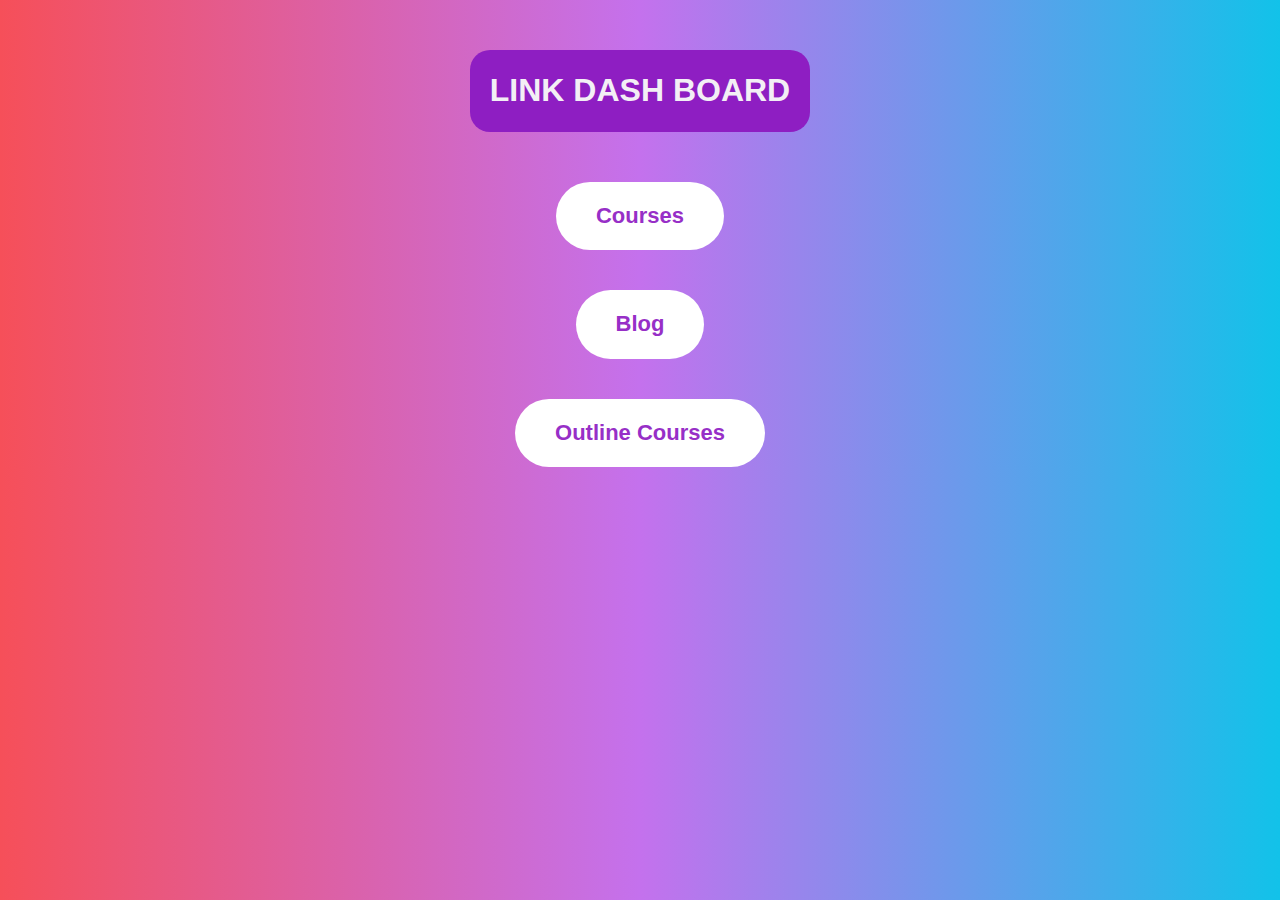
<file: index.html>
<!DOCTYPE html>
<html lang="en">
  <head>
    <meta charset="UTF-8" />
    <meta name="viewport" content="width=device-width, initial-scale=1.0" />
    <title>Link All Files</title>
    <link rel="stylesheet" href="./src/reset.css" />
    <link rel="stylesheet" href="./src/style.css" />
    <style>
      @supports (background: #12c2e9) or
        (
          background: -webkit-linear-gradient(to right, #f64f59, #c471ed, #12c2e9)
        ) {
        body {
          font-family: sans-serif;
          background: #12c2e9;
          background: linear-gradient(to right, #f64f59, #c471ed, #12c2e9);
        }
      }

      .link-container {
        width: 100%;
        text-align: center;
      }

      .link-heading {
        font-size: 3.2rem;
        padding: 20px;
      }

      .link-content {
        display: inline-block;
        font-weight: bold;
        color: #f3eff5;
        padding: 20px;
        background-color: #8e1ec2;
        border-radius: 20px;
        margin: 30px;
      }

      .link-list {
        display: flex;
        flex-direction: column;
        gap: 40px;
      }

      .link-container a {
        text-decoration: none;
        font-size: 2.2rem;
        font-weight: bold;
        color: #972fc7;
        padding: 20px 40px;
        display: inline-block;
        border-radius: 50px;
        background-color: white;
      }

      .link-container a:hover {
        color: #f8f8f8;
        background-color: #972fc7;
        border-radius: 40px;
        font-weight: bold;
        border: none;
      }
    </style>
  </head>

  <body>
    <div class="link-container">
      <h1 class="link-heading">
        <span class="link-content">LINK DASH BOARD</span>
      </h1>
      <ul class="link-list">
        <li class="Loader"><a href="./courses.html">Courses</a></li>
        <li class="Loader"><a href="./blog.html">Blog</a></li>
        <li class="Loader">
          <a href="./outline-courses.html">Outline Courses</a>
        </li>
      </ul>
    </div>
  </body>
</html>
</file>
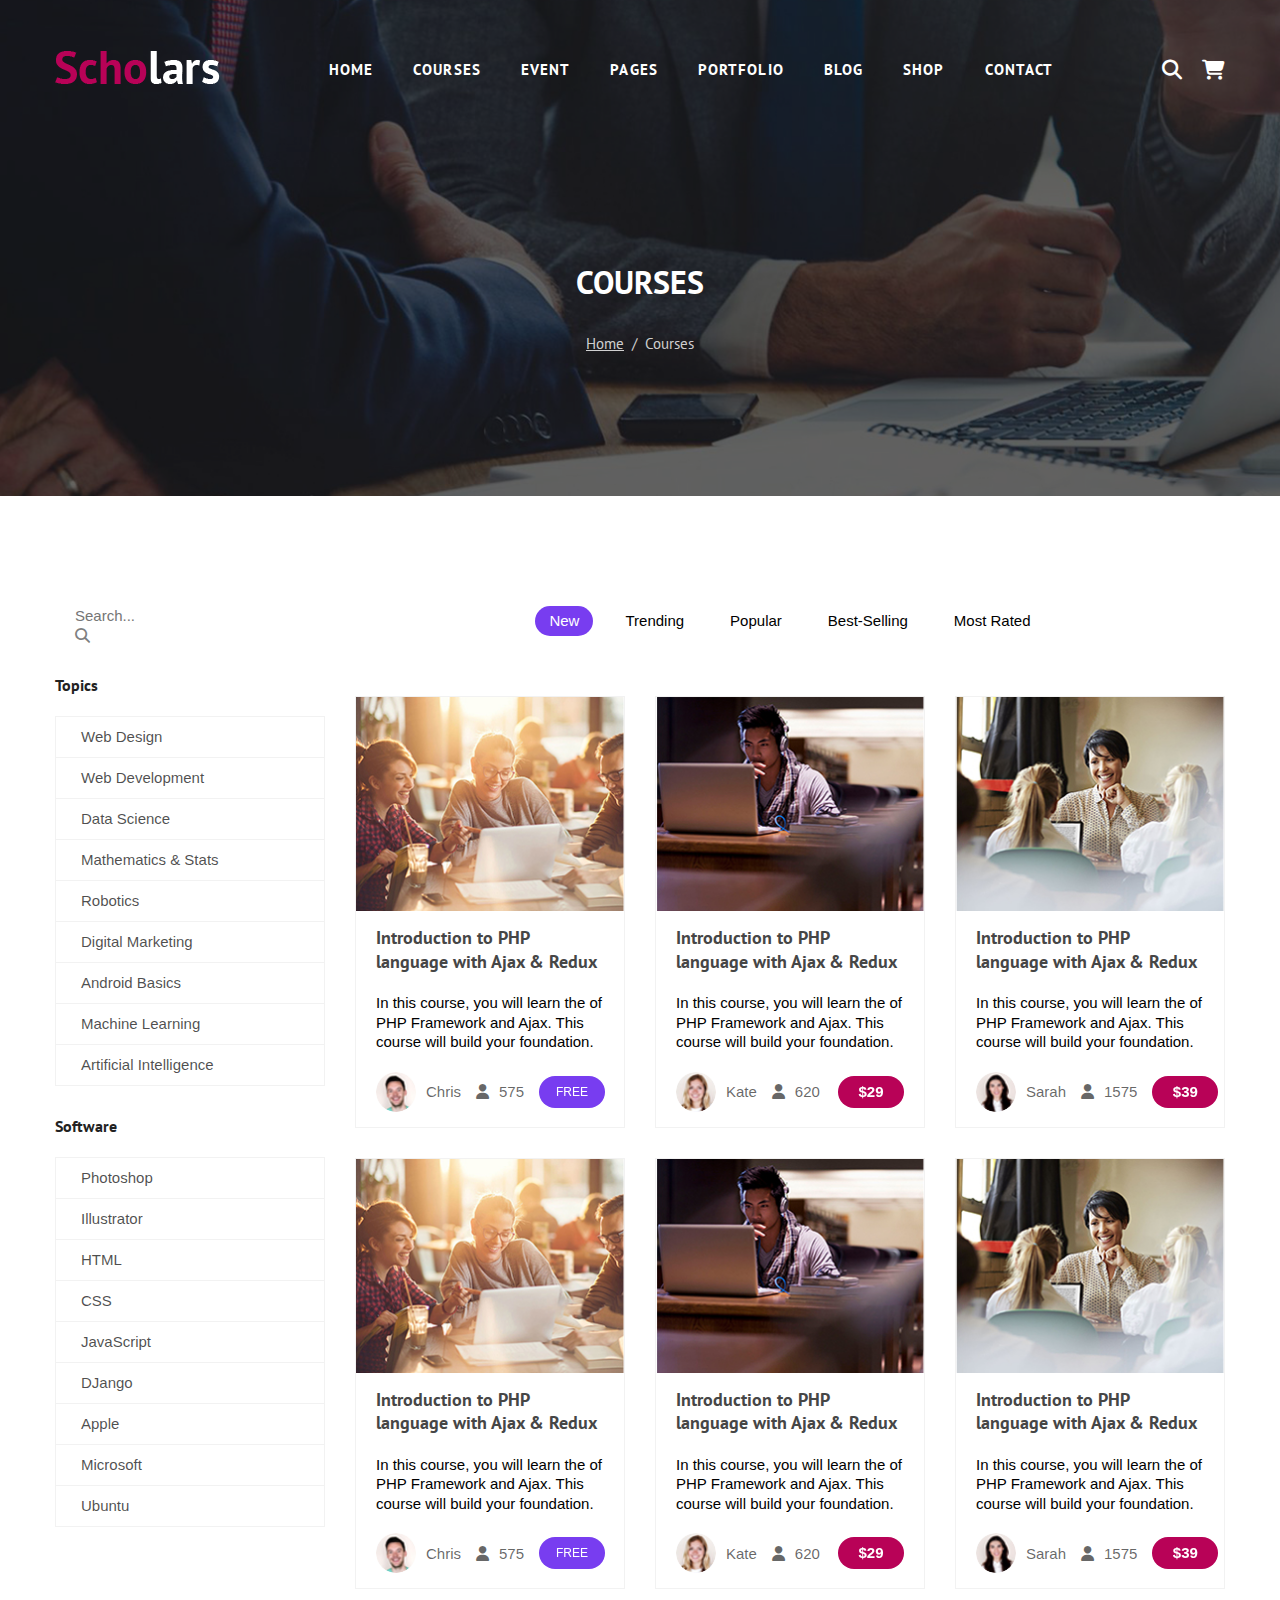
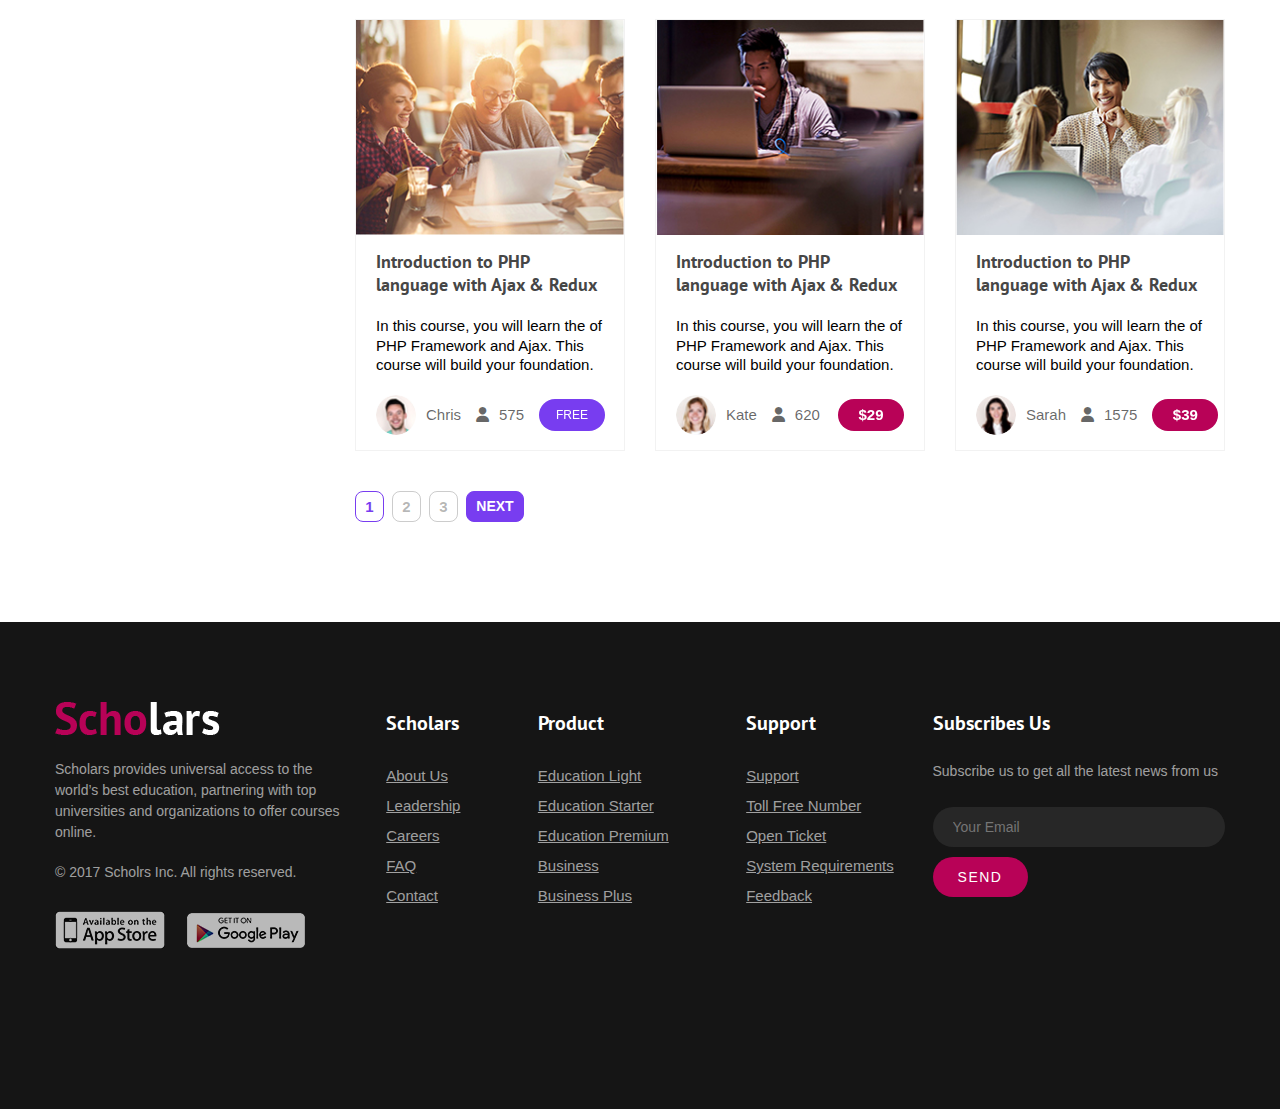
<file: courses.html>
<!DOCTYPE html>
<html lang="en">
  <head>
    <meta charset="UTF-8" />
    <meta name="viewport" content="width=device-width, initial-scale=1.0" />
    <title>Scholars - Courses</title>

    <!-- Google Font -->
    <link rel="preconnect" href="https://fonts.googleapis.com" />
    <link rel="preconnect" href="https://fonts.gstatic.com" crossorigin />
    <link
      href="https://fonts.googleapis.com/css2?family=PT+Sans:ital,wght@0,400;0,700;1,400;1,700&family=Source+Code+Pro:ital,wght@0,200..900;1,200..900&display=swap"
      rel="stylesheet"
    />

    <!-- CDN Font Awesome -->
    <link
      rel="stylesheet"
      href="https://cdnjs.cloudflare.com/ajax/libs/font-awesome/6.7.2/css/all.min.css"
      integrity="sha512-Evv84Mr4kqVGRNSgIGL/F/aIDqQb7xQ2vcrdIwxfjThSH8CSR7PBEakCr51Ck+w+/U6swU2Im1vVX0SVk9ABhg=="
      crossorigin="anonymous"
      referrerpolicy="no-referrer"
    />

    <!-- Style -->
    <link rel="stylesheet" href="./src/reset.css" />
    <link rel="stylesheet" href="./src/style.css" />
  </head>

  <body>
    <div class="wrapper">
      <!-- Start Header Wrapper -->
      <div class="header-wrapper">
        <div class="inner">
          <div class="container header-container">
            <!-- Start Header -->
            <div class="header">
              <!-- Logo -->
              <a href="/">
                <img
                  src="./asset/Scholar-logo.png"
                  alt="Scholars-Logo"
                  class="logo"
                />
              </a>

              <!-- Start Navigation -->
              <ul class="nav">
                <li><a href="./index.html">Home</a></li>
                <li><a href="./courses.html">Courses</a></li>
                <li><a href="">Event</a></li>
                <li><a href="">Pages</a></li>
                <li><a href="">Portfolio</a></li>
                <li><a href="./blog.html">Blog</a></li>
                <li><a href="">Shop</a></li>
                <li><a href="">Contact</a></li>
              </ul>
              <!-- End Navigation -->

              <!-- User Action -->
              <div class="action-wrapper">
                <button class="action-btn">
                  <i class="fa-solid fa-magnifying-glass"></i>
                </button>
                <button class="action-btn">
                  <i class="fa-solid fa-cart-shopping"></i>
                </button>
              </div>
            </div>
            <!-- End Header -->

            <div class="header-content">
              <h1 class="heading">Courses</h1>
              <ul class="breadcrumb">
                <li><a href="/">Home</a></li>
                <li>Courses</li>
              </ul>
            </div>
          </div>
        </div>
      </div>
      <!-- End Header Wrapper -->

      <!-- Start Main -->
      <div class="main">
        <div class="container">
          <div class="inner">
            <!-- Start sidebar -->
            <div class="sidebar">
              <!-- Start search form -->
              <form action="" autocomplete="off">
                <input
                  type="text"
                  placeholder="Search..."
                  class="search-input"
                  spellcheck="false"
                />
                <button class="search-btn">
                  <i class="fa-solid fa-magnifying-glass"></i>
                </button>
              </form>
              <!-- End search form -->

              <!-- Start sidebar list -->
              <h2 class="menu-title">Topics</h2>
              <ul class="menu">
                <li><a href="">Web Design</a></li>
                <li><a href="">Web Development</a></li>
                <li><a href="">Data Science</a></li>
                <li><a href="">Mathematics & Stats</a></li>
                <li><a href="">Robotics</a></li>
                <li><a href="">Digital Marketing</a></li>
                <li><a href="">Android Basics</a></li>
                <li><a href="">Machine Learning</a></li>
                <li><a href="">Artificial Intelligence</a></li>
              </ul>
              <h2 class="menu-title">Software</h2>
              <ul class="menu">
                <li><a href="">Photoshop</a></li>
                <li><a href="">Illustrator</a></li>
                <li><a href="">HTML</a></li>
                <li><a href="">CSS</a></li>
                <li><a href="">JavaScript</a></li>
                <li><a href="">DJango</a></li>
                <li><a href="">Apple</a></li>
                <li><a href="">Microsoft</a></li>
                <li><a href="">Ubuntu</a></li>
              </ul>
              <!-- End sidebar list -->
            </div>
            <!-- End sidebar -->

            <!-- Start main content -->
            <div class="main-content">
              <!-- Start topics -->
              <ul class="topics">
                <li class="active"><a href="">New</a></li>
                <li><a href="">Trending</a></li>
                <li><a href="">Popular</a></li>
                <li><a href="">Best-Selling</a></li>
                <li><a href="">Most Rated</a></li>
              </ul>
              <!-- End topics -->

              <!-- Start courses list -->
              <div class="courses-list">
                <!-- Start course item -->
                <div class="course-item">
                  <a href="" class="thumb-wrapper"
                    ><img src="./asset/course-1.jpg" alt="" class="thumb"
                  /></a>
                  <div class="info">
                    <h3 class="title">
                      <a href=""
                        >Introduction to PHP language with Ajax & Redux</a
                      >
                    </h3>
                    <p class="desc">
                      In this course, you will learn the of PHP Framework and
                      Ajax. This course will build your foundation.
                    </p>
                    <div class="bottom">
                      <div>
                        <img src="./asset/author-1.jpg" alt="" class="avatar" />
                        <span>Chris</span>
                      </div>
                      <div>
                        <i class="fa-solid fa-user"></i>
                        <span>575</span>
                      </div>
                      <a href="" class="course-btn free float-shadow">FREE</a>
                    </div>
                  </div>
                </div>
                <!-- End course item -->

                <!-- Start course item -->
                <div class="course-item">
                  <a href="" class="thumb-wrapper"
                    ><img src="./asset/course-2.jpg" alt="" class="thumb"
                  /></a>
                  <div class="info">
                    <h3 class="title">
                      <a href=""
                        >Introduction to PHP language with Ajax & Redux</a
                      >
                    </h3>
                    <p class="desc">
                      In this course, you will learn the of PHP Framework and
                      Ajax. This course will build your foundation.
                    </p>
                    <div class="bottom">
                      <div>
                        <img src="./asset/author-2.jpg" alt="" class="avatar" />
                        <span>Kate</span>
                      </div>
                      <div>
                        <i class="fa-solid fa-user"></i>
                        <span>620</span>
                      </div>
                      <a href="" class="course-btn float-shadow">$29</a>
                    </div>
                  </div>
                </div>
                <!-- End course item -->

                <!-- Start course item -->
                <div class="course-item">
                  <a href="" class="thumb-wrapper"
                    ><img src="./asset/course-3.jpg" alt="" class="thumb"
                  /></a>
                  <div class="info">
                    <h3 class="title">
                      <a href=""
                        >Introduction to PHP language with Ajax & Redux</a
                      >
                    </h3>
                    <p class="desc">
                      In this course, you will learn the of PHP Framework and
                      Ajax. This course will build your foundation.
                    </p>
                    <div class="bottom">
                      <div>
                        <img src="./asset/author-3.jpg" alt="" class="avatar" />
                        <span>Sarah</span>
                      </div>
                      <div>
                        <i class="fa-solid fa-user"></i>
                        <span>1575</span>
                      </div>
                      <a href="" class="course-btn float-shadow">$39</a>
                    </div>
                  </div>
                </div>
                <!-- End course item -->

                <!-- Start course item -->
                <div class="course-item">
                  <a href="" class="thumb-wrapper"
                    ><img src="./asset/course-1.jpg" alt="" class="thumb"
                  /></a>
                  <div class="info">
                    <h3 class="title">
                      <a href=""
                        >Introduction to PHP language with Ajax & Redux</a
                      >
                    </h3>
                    <p class="desc">
                      In this course, you will learn the of PHP Framework and
                      Ajax. This course will build your foundation.
                    </p>
                    <div class="bottom">
                      <div>
                        <img src="./asset/author-1.jpg" alt="" class="avatar" />
                        <span>Chris</span>
                      </div>
                      <div>
                        <i class="fa-solid fa-user"></i>
                        <span>575</span>
                      </div>
                      <a href="" class="course-btn free float-shadow">FREE</a>
                    </div>
                  </div>
                </div>
                <!-- End course item -->

                <!-- Start course item -->
                <div class="course-item">
                  <a href="" class="thumb-wrapper"
                    ><img src="./asset/course-2.jpg" alt="" class="thumb"
                  /></a>
                  <div class="info">
                    <h3 class="title">
                      <a href=""
                        >Introduction to PHP language with Ajax & Redux</a
                      >
                    </h3>
                    <p class="desc">
                      In this course, you will learn the of PHP Framework and
                      Ajax. This course will build your foundation.
                    </p>
                    <div class="bottom">
                      <div>
                        <img src="./asset/author-2.jpg" alt="" class="avatar" />
                        <span>Kate</span>
                      </div>
                      <div>
                        <i class="fa-solid fa-user"></i>
                        <span>620</span>
                      </div>
                      <a href="" class="course-btn float-shadow">$29</a>
                    </div>
                  </div>
                </div>
                <!-- End course item -->

                <!-- Start course item -->
                <div class="course-item">
                  <a href="" class="thumb-wrapper"
                    ><img src="./asset/course-3.jpg" alt="" class="thumb"
                  /></a>
                  <div class="info">
                    <h3 class="title">
                      <a href=""
                        >Introduction to PHP language with Ajax & Redux</a
                      >
                    </h3>
                    <p class="desc">
                      In this course, you will learn the of PHP Framework and
                      Ajax. This course will build your foundation.
                    </p>
                    <div class="bottom">
                      <div>
                        <img src="./asset/author-3.jpg" alt="" class="avatar" />
                        <span>Sarah</span>
                      </div>
                      <div>
                        <i class="fa-solid fa-user"></i>
                        <span>1575</span>
                      </div>
                      <a href="" class="course-btn float-shadow">$39</a>
                    </div>
                  </div>
                </div>
                <!-- End course item -->

                <!-- Start course item -->
                <div class="course-item">
                  <a href="" class="thumb-wrapper"
                    ><img src="./asset/course-1.jpg" alt="" class="thumb"
                  /></a>
                  <div class="info">
                    <h3 class="title">
                      <a href=""
                        >Introduction to PHP language with Ajax & Redux</a
                      >
                    </h3>
                    <p class="desc">
                      In this course, you will learn the of PHP Framework and
                      Ajax. This course will build your foundation.
                    </p>
                    <div class="bottom">
                      <div>
                        <img src="./asset/author-1.jpg" alt="" class="avatar" />
                        <span>Chris</span>
                      </div>
                      <div>
                        <i class="fa-solid fa-user"></i>
                        <span>575</span>
                      </div>
                      <a href="" class="course-btn free float-shadow">FREE</a>
                    </div>
                  </div>
                </div>
                <!-- End course item -->

                <!-- Start course item -->
                <div class="course-item">
                  <a href="" class="thumb-wrapper"
                    ><img src="./asset/course-2.jpg" alt="" class="thumb"
                  /></a>
                  <div class="info">
                    <h3 class="title">
                      <a href=""
                        >Introduction to PHP language with Ajax & Redux</a
                      >
                    </h3>
                    <p class="desc">
                      In this course, you will learn the of PHP Framework and
                      Ajax. This course will build your foundation.
                    </p>
                    <div class="bottom">
                      <div>
                        <img src="./asset/author-2.jpg" alt="" class="avatar" />
                        <span>Kate</span>
                      </div>
                      <div>
                        <i class="fa-solid fa-user"></i>
                        <span>620</span>
                      </div>
                      <a href="" class="course-btn float-shadow">$29</a>
                    </div>
                  </div>
                </div>
                <!-- End course item -->

                <!-- Start course item -->
                <div class="course-item">
                  <a href="" class="thumb-wrapper"
                    ><img src="./asset/course-3.jpg" alt="" class="thumb"
                  /></a>
                  <div class="info">
                    <h3 class="title">
                      <a href=""
                        >Introduction to PHP language with Ajax & Redux</a
                      >
                    </h3>
                    <p class="desc">
                      In this course, you will learn the of PHP Framework and
                      Ajax. This course will build your foundation.
                    </p>
                    <div class="bottom">
                      <div>
                        <img src="./asset/author-3.jpg" alt="" class="avatar" />
                        <span>Sarah</span>
                      </div>
                      <div>
                        <i class="fa-solid fa-user"></i>
                        <span>1575</span>
                      </div>
                      <a href="" class="course-btn float-shadow">$39</a>
                    </div>
                  </div>
                </div>
                <!-- End course item -->
              </div>
              <!-- End courses list -->
              <!-- Start pagination -->
              <ul class="pagination">
                <li class="active"><a href="">1</a></li>
                <li><a href="">2</a></li>
                <li><a href="">3</a></li>
                <li><a href="">Next</a></li>
              </ul>
              <!-- End pagination -->
            </div>
            <!-- End main content -->
          </div>
        </div>
      </div>
      <!-- End Main -->

      <!-- Start Footer -->
      <div class="footer">
        <div class="container">
          <div class="inner">
            <!-- Footer box -->
            <div class="box">
              <a href="">
                <img src="./asset/Scholar-logo.png" alt="Logo" />
              </a>
              <p class="desc">
                Scholars provides universal access to the world’s best
                education, partnering with top universities and organizations to
                offer courses online.
              </p>
              <p class="copyright">
                &copy; 2017 Scholrs Inc. All rights reserved.
              </p>
              <ul class="app-store">
                <li>
                  <a href=""><img src="./asset/Appstore-logo.png" alt="" /></a>
                </li>
                <li>
                  <a href=""
                    ><img src="./asset/googleplay-logo.png" alt=""
                  /></a>
                </li>
              </ul>
            </div>
            <div class="box">
              <div class="item">
                <h3>Scholars</h3>
                <ul>
                  <li><a href="">About Us</a></li>
                  <li><a href="">Leadership</a></li>
                  <li><a href="">Careers</a></li>
                  <li><a href="">FAQ</a></li>
                  <li><a href="">Contact</a></li>
                </ul>
              </div>
              <div class="item">
                <h3>Product</h3>
                <ul>
                  <li><a href="">Education Light</a></li>
                  <li><a href="">Education Starter</a></li>
                  <li><a href="">Education Premium</a></li>
                  <li><a href="">Business</a></li>
                  <li><a href="">Business Plus</a></li>
                </ul>
              </div>
              <div class="item">
                <h3>Support</h3>
                <ul>
                  <li><a href="">Support</a></li>
                  <li><a href="">Toll Free Number</a></li>
                  <li><a href="">Open Ticket</a></li>
                  <li><a href="">System Requirements</a></li>
                  <li><a href="">Feedback</a></li>
                </ul>
              </div>
            </div>

            <div class="box">
              <h3>Subscribes Us</h3>
              <p class="desc">
                Subscribe us to get all the latest news from us
              </p>
              <form action="" autocomplete="off">
                <input
                  type="text"
                  placeholder="Your Email"
                  spellcheck="false"
                />
                <button class="btn-send">SEND</button>
              </form>
            </div>
          </div>
        </div>
      </div>
      <!-- End Footer -->
    </div>
  </body>
</html>
</file>
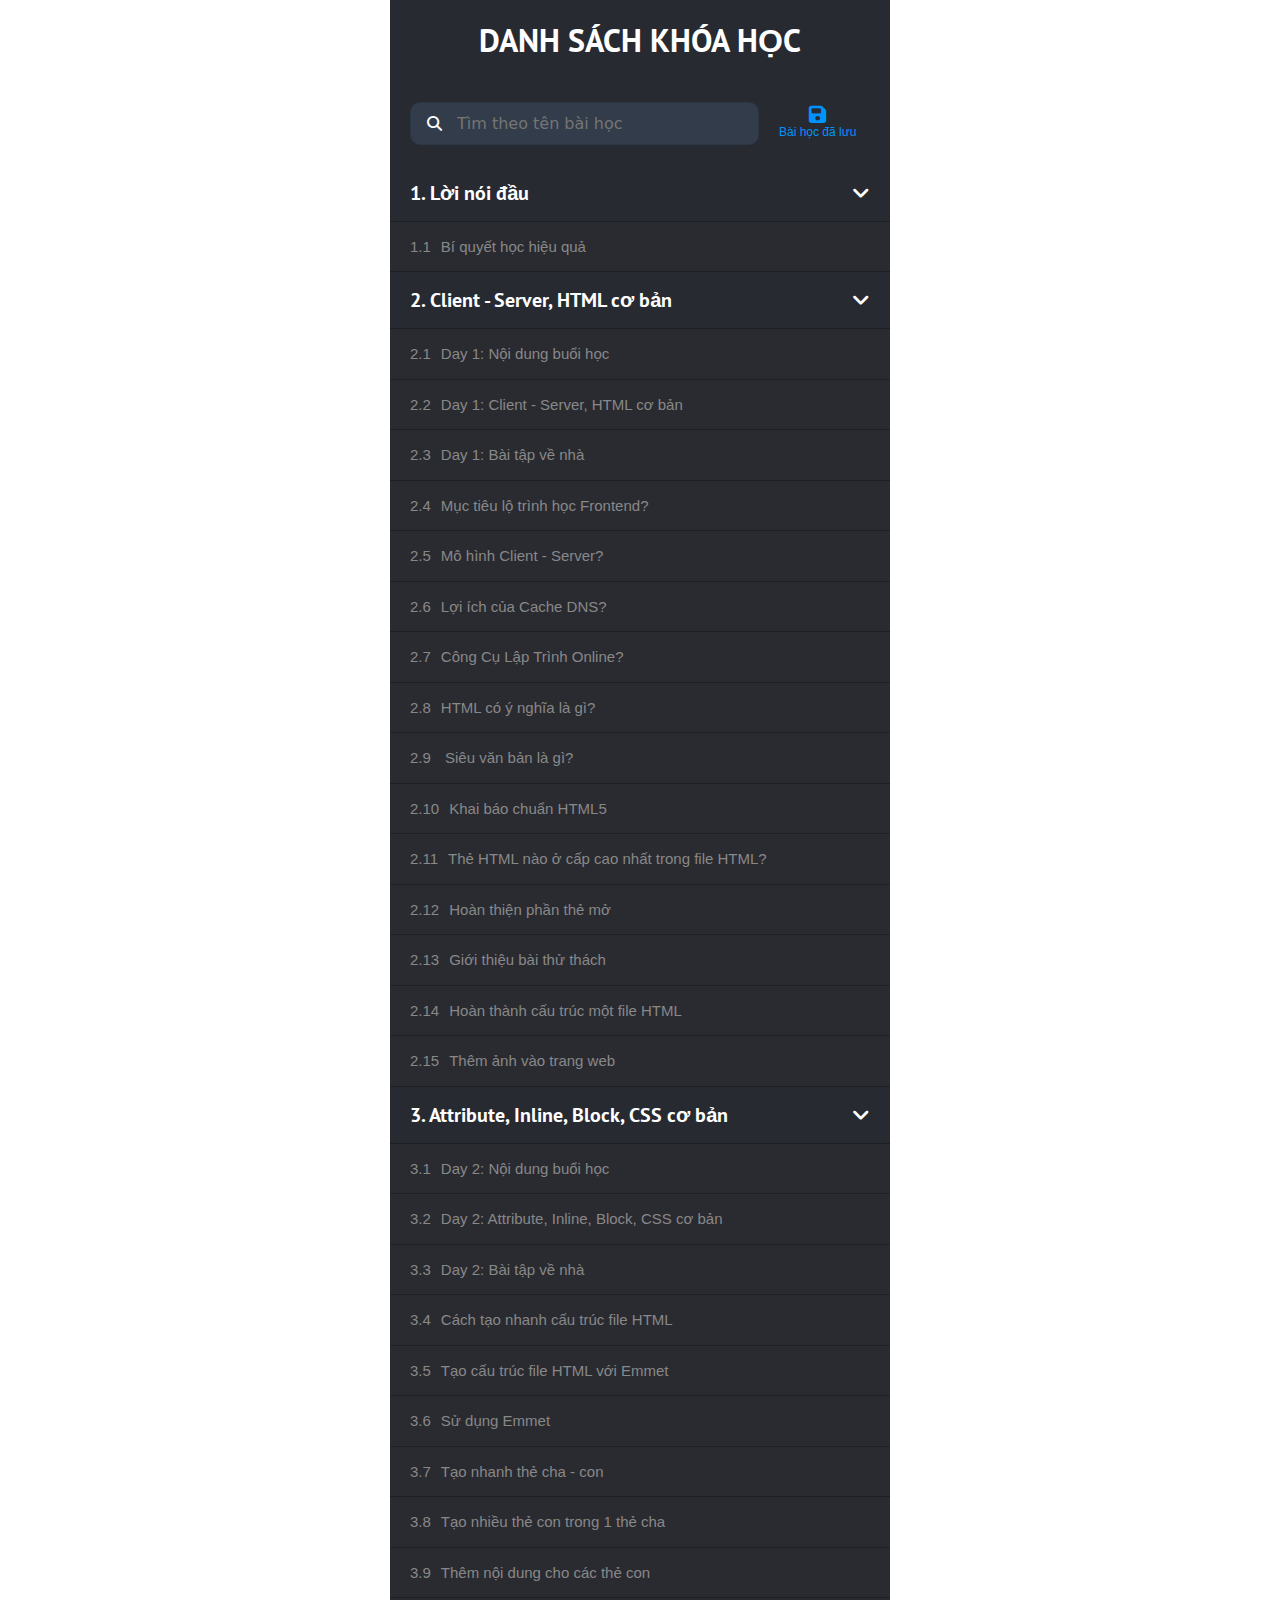
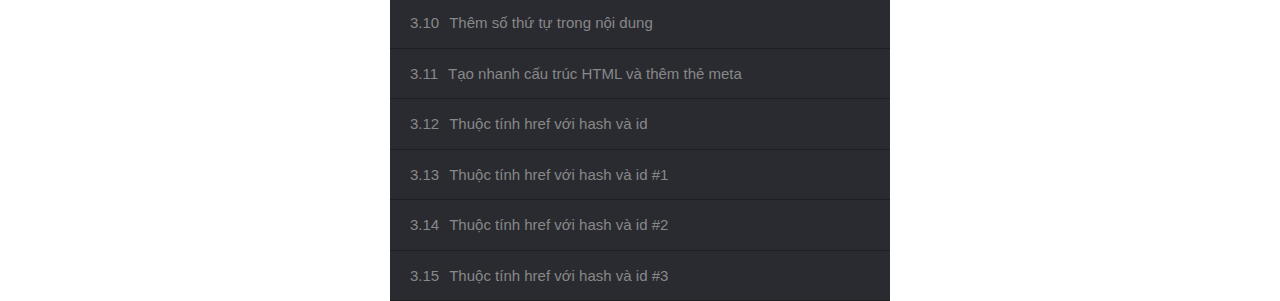
<file: outline-courses.html>
<!DOCTYPE html>
<html lang="en">
  <head>
    <meta charset="UTF-8" />
    <meta name="viewport" content="width=device-width, initial-scale=1.0" />
    <title>Outline - Courses</title>

    <!-- Google Font -->
    <link rel="preconnect" href="https://fonts.googleapis.com" />
    <link rel="preconnect" href="https://fonts.gstatic.com" crossorigin />
    <link
      href="https://fonts.googleapis.com/css2?family=PT+Sans:ital,wght@0,400;0,700;1,400;1,700&family=Source+Code+Pro:ital,wght@0,200..900;1,200..900&display=swap"
      rel="stylesheet"
    />

    <!-- CDN Font Awesome -->
    <link
      rel="stylesheet"
      href="https://cdnjs.cloudflare.com/ajax/libs/font-awesome/6.7.2/css/all.min.css"
      integrity="sha512-Evv84Mr4kqVGRNSgIGL/F/aIDqQb7xQ2vcrdIwxfjThSH8CSR7PBEakCr51Ck+w+/U6swU2Im1vVX0SVk9ABhg=="
      crossorigin="anonymous"
      referrerpolicy="no-referrer"
    />

    <!-- Style -->
    <link rel="stylesheet" href="./src/reset.css" />
    <link rel="stylesheet" href="./src/style.css" />
  </head>
  <body>
    <div class="container-outline">
      <div class="course-list">
        <h1 class="heading">Danh sách khóa học</h1>
        <div class="search-group">
          <form action="" class="search-form" autocomplete="off">
            <i class="fa-solid fa-magnifying-glass"></i>
            <input
              type="text"
              placeholder="Tìm theo tên bài học"
              spellcheck="false"
            />
          </form>
          <div class="save-lesson">
            <i class="fa-solid fa-floppy-disk"></i>
            <span>Bài học đã lưu</span>
          </div>
        </div>
        <ul class="section-list">
          <li class="section">
            <div class="section-header">
              <h2>Lời nói đầu</h2>
              <i class="fa-solid fa-angle-down float-right"></i>
            </div>
            <ul class="lesson-group">
              <li class="lesson">
                <a href="#">Bí quyết học hiệu quả</a>
              </li>
            </ul>
          </li>
          <li class="section">
            <div class="section-header">
              <h2>Client - Server, HTML cơ bản</h2>
              <i class="fa-solid fa-angle-down float-right"></i>
            </div>
            <ul class="lesson-group">
              <li class="lesson">
                <a href="#">Day 1: Nội dung buổi học</a>
              </li>
              <li class="lesson">
                <a href="#">Day 1: Client - Server, HTML cơ bản</a>
              </li>
              <li class="lesson">
                <a href="#">Day 1: Bài tập về nhà</a>
              </li>
              <li class="lesson">
                <a href="#">Mục tiêu lộ trình học Frontend?</a>
              </li>
              <li class="lesson">
                <a href="#">Mô hình Client - Server?</a>
              </li>
              <li class="lesson">
                <a href="#">Lợi ích của Cache DNS?</a>
              </li>
              <li class="lesson">
                <a href="#">Công Cụ Lập Trình Online?</a>
              </li>
              <li class="lesson">
                <a href="#">HTML có ý nghĩa là gì?</a>
              </li>
              <li class="lesson">
                <a href="#"> Siêu văn bản là gì?</a>
              </li>
              <li class="lesson">
                <a href="#">Khai báo chuẩn HTML5</a>
              </li>
              <li class="lesson">
                <a href="#">Thẻ HTML nào ở cấp cao nhất trong file HTML?</a>
              </li>
              <li class="lesson">
                <a href="#">Hoàn thiện phần thẻ mở</a>
              </li>
              <li class="lesson">
                <a href="#">Giới thiệu bài thử thách</a>
              </li>
              <li class="lesson">
                <a href="#">Hoàn thành cấu trúc một file HTML</a>
              </li>
              <li class="lesson">
                <a href="#">Thêm ảnh vào trang web</a>
              </li>
            </ul>
          </li>
          <li class="section">
            <div class="section-header">
              <h2>Attribute, Inline, Block, CSS cơ bản</h2>
              <i class="fa-solid fa-angle-down float-right"></i>
            </div>
            <ul class="lesson-group">
              <li class="lesson">
                <a href="#">Day 2: Nội dung buổi học</a>
              </li>
              <li class="lesson">
                <a href="#">Day 2: Attribute, Inline, Block, CSS cơ bản</a>
              </li>
              <li class="lesson">
                <a href="#">Day 2: Bài tập về nhà</a>
              </li>
              <li class="lesson">
                <a href="#">Cách tạo nhanh cấu trúc file HTML</a>
              </li>
              <li class="lesson">
                <a href="#">Tạo cấu trúc file HTML với Emmet</a>
              </li>
              <li class="lesson">
                <a href="#">Sử dụng Emmet</a>
              </li>
              <li class="lesson">
                <a href="#">Tạo nhanh thẻ cha - con</a>
              </li>
              <li class="lesson">
                <a href="#">Tạo nhiều thẻ con trong 1 thẻ cha</a>
              </li>
              <li class="lesson">
                <a href="#">Thêm nội dung cho các thẻ con</a>
              </li>
              <li class="lesson">
                <a href="#">Thêm số thứ tự trong nội dung</a>
              </li>
              <li class="lesson">
                <a href="#">Tạo nhanh cấu trúc HTML và thêm thẻ meta</a>
              </li>
              <li class="lesson">
                <a href="#">Thuộc tính href với hash và id</a>
              </li>
              <li class="lesson">
                <a href="#">Thuộc tính href với hash và id #1</a>
              </li>
              <li class="lesson">
                <a href="#">Thuộc tính href với hash và id #2</a>
              </li>
              <li class="lesson">
                <a href="#">Thuộc tính href với hash và id #3</a>
              </li>
            </ul>
          </li>
        </ul>
      </div>
    </div>
  </body>
</html>
</file>
<file: src/style.css>
:root {
  /* Color */
  --black: #000;
  --white: #fff;
  --primary: #b80257;
  --secondary: #783df0;
  /* Font */
  --heading-font: "PT Sans", sans-serif;
}

* {
  margin: 0;
  padding: 0;
  box-sizing: border-box;
}

html {
  font-size: 62.5%;
}

body {
  font-size: 1.5rem;
  line-height: 1.3;
  font-family: "Source Sans 3", sans-serif;
}

h1,
h2,
h3,
h4,
h5,
h6 {
  font-family: var(--heading-font);
  font-weight: 700;
}

a {
  color: inherit;
}

button {
  padding: 0;
  border: none;
  background-color: transparent;
  cursor: pointer;
}

.container {
  width: 1170px;
  max-width: 100%;
  margin-inline: auto;
}

/* Start header wrapper */
.header-wrapper {
  display: flex;
  width: 100%;
  min-height: 496px;
  background-image: url("../asset/banner-header.jpg");
  background-repeat: no-repeat;
  background-position: center;
  background-size: cover;
}

.header-wrapper.blog {
  background-image: url("../asset/banner-blog.jpg");
}

.header-wrapper .inner {
  display: flex;
  width: 100%;
  background: rgba(0, 0, 0, 0.6);
}

.header-container {
  display: flex;
  flex-direction: column;
}

.header {
  display: flex;
  justify-content: space-between;
  align-items: center;
  padding-top: 40px;
}

.header-content {
  display: flex;
  flex-direction: column;
  align-items: center;
  justify-content: center;
  gap: 10px;
  flex-grow: 1;
  color: var(--white);
}

.header-content.home {
  display: flex;
  flex-direction: column;
  align-items: flex-start;
  justify-content: center;
}

.header-content .heading {
  text-transform: uppercase;
}

.header-content.home .nav-list {
  display: flex;
  align-items: center;
  gap: 18px;
  margin-top: 45px;
}

.header-content.home .nav-list li {
  width: 183px;
}

.header-content.home .nav-list li a {
  display: block;
  font-size: 1.5rem;
  line-height: 44px;
  text-transform: uppercase;
  text-align: center;
  background-color: var(--primary);
  color: var(--white);
  border-radius: 20px;
  transition-property: color, background-color;
  transition-duration: 0.3s;
  transition-timing-function: ease-in-out;
}

.header-content.home .nav-list li:hover a {
  background-color: var(--secondary);
  color: var(--white);
}

.nav {
  display: flex;
}

.nav a {
  display: inline-block;
  padding: 20px;
  color: #fff;
  text-transform: uppercase;
  text-decoration: none;
  font-family: var(--heading-font);
  letter-spacing: 1.1px;
  font-size: 1.5rem;
  font-weight: 700;
}

.action-wrapper {
  display: flex;
  gap: 20px;
}

.action-btn {
  font-size: 2rem;
  color: var(--white);
}

h1.heading {
  font-size: 3.2rem;
}

.breadcrumb {
  display: flex;
  font-family: var(--heading-font);
  font-size: 1.5rem;
  color: #fffc;
}

.breadcrumb li + li::before {
  content: "/";
  padding: 0 8px;
}

.breadcrumb li a {
  transition: color 0.2s ease-in-out;
}

.breadcrumb li:hover a {
  color: var(--primary);
}
/* End header wrapper */

/* Start main */
.main {
  margin-top: 110px;
}

.main .inner {
  display: flex;
  gap: 30px;
}
/* Start sidebar */
.sidebar {
  width: 270px;
}

.search-form {
  display: flex;
  align-items: center;
  height: 43px;
  border: 1px solid #00000017;
  border-radius: 20px;
  overflow: hidden;
}

.search-input {
  flex: 1;
  border: none;
  outline: none;
  padding-left: 20px;
}

.search-input:not(:placeholder-shown) + .search-btn {
  color: #333;
}

.search-btn {
  padding-inline: 20px;
  align-self: stretch;
  color: #00000080;
  transition: color 0.3s ease-out;
}

.menu-title {
  margin-top: 30px;
  color: #222;
  font-size: 1.6rem;
}

.menu {
  margin-top: 20px;
  border: 1px solid #0000000d;
}

.menu a {
  position: relative;
  left: 0;
  display: flex;
  align-items: center;
  height: 40px;
  padding-inline: 25px;
  text-decoration: none;
  color: #000000b3;
  transition: all 0.3s ease-in-out;
}

.menu li a:hover {
  padding-left: 30px;
}

.menu li + li {
  border-top: 1px solid #0000000d;
}

.menu a {
  display: flex;
  align-items: center;
  height: 40px;
  padding-inline: 25px;
  text-decoration: none;
  color: #000000b3;
}

.menu a:hover {
  color: var(--secondary);
}
/* End sidebar */

.main-content {
  flex: 1;
}
/* Topics */
.topics {
  display: flex;
  justify-content: center;
  gap: 18px;
}

.topics a {
  display: inline-block;
  height: 30px;
  padding-inline: 14px;
  text-decoration: none;
  line-height: 30px;
  transition: all 0.3s linear;
  border-radius: 15px;
}

.topics .active a,
.topics a:hover {
  color: var(--white);
  background: var(--secondary);
}

/* Courses list */
.courses-list {
  --columns: 3;
  --spacing: 30px;

  display: flex;
  flex-wrap: wrap;
  row-gap: 30px;
  margin-top: 60px;
  margin-left: calc(-1 * var(--spacing));
}

.course-item {
  display: flex;
  flex-direction: column;
  width: calc(100% / var(--columns) - var(--spacing));
  margin-left: var(--spacing);
  border: 1px solid #0000000d;
}

.course-item:hover .thumb,
.single-blog:hover .thumb {
  opacity: 0.8;
  transform: scale3d(1.1, 1.1, 1);
}

.course-item:hover .title a,
.single-blog:hover .title h2 a {
  color: var(--primary);
}

.course-item .thumb,
.single-blog .thumb,
.course-item .title a,
.single-blog .title h2 a,
.single-blog .img {
  transition: all 0.5s ease-in-out;
}

.course-item .thumb-wrapper {
  display: block;
  aspect-ratio: 1 / 0.8;
  overflow: hidden;
}

.course-item .thumb,
.single-blog .thumb {
  width: 100%;
  height: 100%;
  object-fit: cover;
  vertical-align: bottom;
}

.single-blog span,
.single-blog ul {
  color: #000000b3;
  font-size: 14px;
}

.single-blog h2 {
  font-weight: normal;
}

.course-item .info {
  flex: 1;
  display: flex;
  flex-direction: column;
  margin-top: auto;
  padding: 15px 20px;
}

.course-item .title a {
  font-size: 1.8rem;
  color: #464646;
  text-decoration: none;
}

.course-item .desc {
  margin: 20px 0;
}

.course-item .bottom {
  display: flex;
  align-items: center;
  gap: 15px;
  color: #0009;
}

.course-item .bottom div {
  display: flex;
  align-items: center;
  gap: 10px;
}

.course-item .avatar {
  width: 40px;
  height: 40px;
  border-radius: 50%;
  object-fit: cover;
}

.course-item .course-btn {
  min-width: 66px;
  height: 32px;
  padding: 0 8px;
  margin-left: auto;
  border-radius: 30px;
  color: var(--white);
  background: var(--primary);
  font-weight: 700;
  text-align: center;
  text-decoration: none;
  line-height: 32px;
}

.course-item .course-btn.free {
  background: var(--secondary);
  font-weight: 500;
  font-size: 1.2rem;
}
.float-shadow {
  position: relative;
  transform: translateZ(0px);
  box-shadow: 0 0 1px rgba(0, 0, 0, 0);
}
.float-shadow:hover {
  translate: 0 -6px;
  transition: all ease-in-out 0.3s;
}
.float-shadow::before {
  position: absolute;
  content: "";
  pointer-events: none;
  z-index: -1;
  top: 100%;
  left: 5%;
  height: 10px;
  width: 90%;
  opacity: 0;
  transition: all ease-in-out 0.3s;
  background: radial-gradient(ellipse at center, #00000059 0%, #00000000 80%);
}

.float-shadow:hover::before {
  opacity: 1;
  translate: 0 3px;
}

/* Pagination */
.pagination {
  display: flex;
  align-items: center;
  justify-content: flex-start;
  margin-top: 40px;
  gap: 8px;
  font-weight: 700;
  color: #0000004d;
}

.pagination li a {
  display: inline-block;
  width: 29px;
  line-height: 29px;
  text-align: center;
  text-decoration: none;
  border: 1px solid #00000033;
  border-radius: 8px;
  transition: all 0.2s linear;
}

.pagination li.active a,
.pagination li:hover a {
  border: 1px solid var(--secondary);
  color: var(--secondary);
}

.pagination li:last-child a {
  text-transform: uppercase;
  font-size: 1.4rem;
  width: 58px;
  color: var(--white);
  background: var(--secondary);
  border: 1px solid var(--secondary);
}
/* End main */

/* Start footer */
.footer {
  margin-top: 100px;
  background: #151515;
  padding: 80px 0 160px 0;
  font-size: 1.4rem;
}

.footer p {
  color: #ffffff99;
}

.footer .inner {
  display: flex;
  align-items: flex-start;
  justify-content: space-between;
}

.footer .box {
  flex: 1;
}

.footer .box a {
  display: inline-block;
}

.footer .box .desc {
  margin-block: 20px;
  line-height: 1.5;
}

.footer .box .app-store {
  display: flex;
  align-items: center;
  gap: 22px;
  margin-top: 30px;
}

.footer .box .app-store a img {
  vertical-align: middle;
}

.footer .box:nth-child(2) {
  flex: 2;
  display: flex;
  align-items: center;
  justify-content: space-around;
}

.footer .box h3 {
  margin: 8px 0 25px 0;
  font-size: 2rem;
  color: var(--white);
}

.footer .box .item ul li {
  font-size: 1.5rem;
  line-height: 30px;
  height: 30px;
}

.footer .box .item ul li a {
  color: #ffffff99;
  transition: color 0.2s ease-in-out;
}

.footer .box .item ul li a:hover {
  color: var(--primary);
}

.footer .box form {
  margin-top: 25px;
  height: 115px;
  display: flex;
  flex-direction: column;
  gap: 10px;
  align-items: flex-start;
}

.footer .box form input {
  width: 100%;
  height: 40px;
  background: #272727;
  border-radius: 20px;
  border: none;
  padding-inline: 20px;
}

.btn-send {
  width: 95px;
  line-height: 40px;
  color: var(--white);
  text-transform: uppercase;
  letter-spacing: 1.5px;
  background: var(--primary);
  border-radius: 30px;
  position: relative;
  overflow: hidden;
  transition: color ease-out 0.3s;
  z-index: 1;
}
.btn-send:hover {
  color: var(--primary);
}

.btn-send::before {
  content: "";
  position: absolute;
  top: 0;
  left: 0;
  right: 0;
  bottom: 0;
  z-index: -1;
  border-radius: 30px;
  background: var(--white);
  transform: scale(0);
  transition: all ease-out 0.3s;
}

.btn-send:hover::before {
  transform: scale(1);
}
/* End footer */

/* Start Blog */
.single-blog {
  display: flex;
  flex-direction: column;
}

.single-blog .title {
  display: flex;
  flex-direction: column;
  gap: 10px;
}

.single-blog .title h2 a {
  font-size: 2.6rem;
  color: #000000b3;
}

.single-blog .title ul {
  display: flex;
  align-items: center;
}

.single-blog .title li + li::before {
  content: "|";
  padding: 0 8px;
}

.single-blog .img {
  margin-block: 45px;
  overflow: hidden;
}

.single-blog .img {
  background-color: #783df0;
}

.single-blog p {
  line-height: 1.5;
  color: #000000b3;
}

.single-blog .read-more {
  margin-top: 20px;
  letter-spacing: 1.5;
  color: #000000e6;
  font-size: 1.7rem;
  text-transform: uppercase;
  transition: color 0.3s ease-in-out;
}

.single-blog .read-more:hover {
  color: var(--secondary);
}

.single-blog + .single-blog {
  margin-top: 90px;
}

.blog .sidebar form {
  display: flex;
  height: 50px;
}

.blog .sidebar input {
  width: 100%;
  height: 100%;
  border: 1px solid rgba(0, 0, 0, 0.1);
  padding-inline: 20px;
}

.blog .sidebar .search-btn {
  width: 70px;
  color: #fff;
  font-size: 18px;
  background: #783df0;
  transition: background 0.3s ease-in-out;
}

.blog .sidebar .search-btn:hover {
  background: var(--primary);
}

.recent-post,
.category,
.archive,
.tags {
  margin-top: 50px;
}

.recent-post .title,
.category .title,
.archive .title,
.tags .title {
  font-size: 2rem;
  font-weight: 700;
  color: #000000b3;
}

.recent-post .list {
  margin-top: 35px;
  display: flex;
  flex-direction: column;
  gap: 20px;
}

.recent-post .list li {
  display: flex;
  gap: 20px;
  border-bottom: 1px solid rgba(0, 0, 0, 0.1);
  padding-bottom: 20px;
}

.recent-post .list li .post a {
  font-size: 1.6rem;
  font-weight: 700;
  line-height: 24px;
  color: #000000b3;
  display: block;
  margin-bottom: 5px;
}

.recent-post .list li .post a:hover {
  color: var(--primary);
}

.category .menu {
  border: none;
}

.category .menu a {
  height: auto;
}

.category .menu a span {
  display: block;
  font-size: 1.7rem;
  line-height: 55px;
  padding-inline: 15px;
}

.archive .select {
  margin-top: 35px;
  display: block;
  position: relative;
}
.archive #select-month {
  width: 100%;
  display: block;
  font-weight: normal;
  font-size: 1.6rem;
  line-height: 58px;
  color: #424242;
  text-transform: capitalize;
  background: #edecec;
  padding-inline: 20px;
  height: 58px;
  outline: none;
  border: none;
  appearance: none;
}

.archive span {
  position: absolute;
  padding-right: 20px;
  right: 0;
  top: 40%;
}

.tags ul {
  margin-top: 35px;
  display: flex;
  flex-wrap: wrap;
  gap: 8px;
}

.tags ul li a {
  display: inline-block;
  line-height: 36px;
  border: 1px solid #0000001a;
  padding: 0 15px;
  color: #000000cc;
  transition: all 0.3s ease-in-out;
}

.tags ul li:hover a {
  border: 1px solid var(--secondary);
  color: var(--white);
  background: var(--secondary);
}
/* End Blog */

/* Start Outline courses */

.container-outline {
  max-width: 500px;
  height: 100vh;
  margin: 0px auto;
  background-color: #272a31;
  color: #fff;
}
.heading {
  font-size: 2.4rem;
  font-weight: 700;
  text-transform: uppercase;
  text-align: center;
  padding: 20px 0;
}
.search-group {
  display: flex;
  align-items: center;
  padding: 20px 20px;
  gap: 20px;
}
.search-form {
  display: flex;
  align-items: center;
  padding: 0 16px;
  background-color: #323c4a;
  border-radius: 10px;
}
.search-form input {
  border: none;
  outline: none;
  padding-left: 15px;
  min-width: 300px;
  height: 40px;
  background-color: transparent;
}
.search-form input::placeholder {
  font-size: 1.6rem;
  font-family: system-ui, -apple-system, BlinkMacSystemFont, "Segoe UI", Roboto,
    Oxygen, Ubuntu, Cantarell, "Open Sans", "Helvetica Neue", sans-serif;
}
.search-form input:not(:placeholder-shown) {
  color: #fff;
  font-size: 1.6rem;
  font-family: system-ui, -apple-system, BlinkMacSystemFont, "Segoe UI", Roboto,
    Oxygen, Ubuntu, Cantarell, "Open Sans", "Helvetica Neue", sans-serif;
}
.save-lesson {
  display: flex;
  flex-direction: column;
  align-items: center;
  cursor: pointer;
  color: #0093fc;
}
.save-lesson i {
  font-size: 2rem;
}
.save-lesson span {
  font-size: 1.2rem;
}
.lesson-group {
  list-style: none;
  padding: 0;
  margin: 0;
}
.lesson-list {
  counter-reset: section-counter; /* Gốc */
  list-style: none;
  padding-left: 0;
}
.section {
  position: relative;
  counter-increment: section-counter; /* Tăng section */
  counter-reset: lesson-counter; /* Reset bài học cho từng section */
}
.section-header {
  display: flex;
  position: sticky;
  top: 0;
  align-items: center;
  justify-content: space-between;
  padding: 15px 20px;
  font-size: 2rem;
  font-weight: 700;
  border-bottom: 1px solid #1e1f23;
  background-color: #272a31;
  color: #fff;
  z-index: 99;
}
.section-header h2 {
  font-size: 2rem;
}
.section-header h2::before {
  content: counter(section-counter) ". "; /* Chỉ mục cho section lớn */
  font-weight: bold;
}
.lesson {
  counter-increment: lesson-counter; /* Tăng từng bài học */
}
.lesson a {
  display: block;
  padding: 15px 20px;
  background: #2a2b31;
  color: #888;
  text-decoration: none;
  border-bottom: 1px solid #1e1f23;
  position: relative;
  counter-increment: sub-heading;
}
.lesson a::before {
  content: counter(section-counter) "." counter(lesson-counter) "";
  font-weight: normal;
  margin-right: 10px;
  color: #888;
}
</file>
